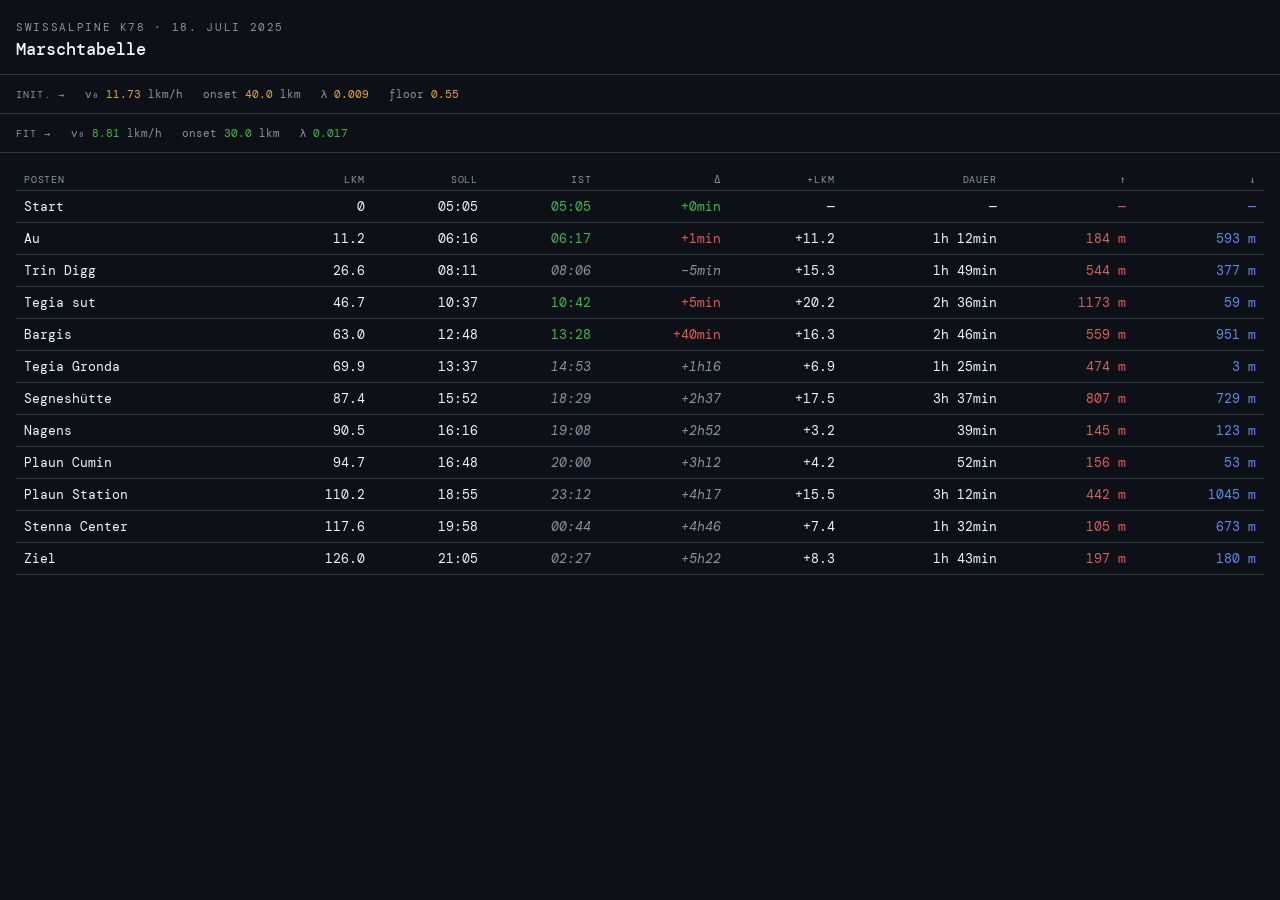
<file: old/old_index.html>
<!DOCTYPE html>
<html lang="de">
<head>
  <meta charset="UTF-8">
  <meta name="viewport" content="width=device-width, initial-scale=1.0">
  <title>Swissalpine K78 · Marschtabelle</title>
  <link href="https://fonts.googleapis.com/css2?family=DM+Mono:wght@300;400;500&display=swap" rel="stylesheet">
  <style>
    *, *::before, *::after { box-sizing: border-box; margin: 0; padding: 0; }
    :root {
      --bg:      #0D1117;
      --surface: #161B22;
      --border:  #30363D;
      --accent:  #E8A838;
      --text:    #F0F6FC;
      --muted:   #8B949E;
      --ok:      #3FB950;
      --late:    #e05c5c;
      --mono:    'DM Mono', monospace;
    }
    body { background: var(--bg); color: var(--text); font-family: var(--mono); font-size: 13px; padding: 0 0 40px; }

    header { padding: 20px 16px 14px; border-bottom: 1px solid var(--border); }
    header h1 { font-size: 11px; font-weight: 400; letter-spacing: 0.15em; text-transform: uppercase; color: var(--muted); }
    header p  { font-size: 17px; font-weight: 500; margin-top: 4px; }

    .params { padding: 12px 16px; border-bottom: 1px solid var(--border); display: flex; flex-wrap: wrap; gap: 6px 20px; }
    .param { font-size: 11px; color: var(--muted); }
    .param span { color: var(--accent); }

    .fit-bar {
      padding: 10px 16px;
      border-bottom: 1px solid var(--border);
      font-size: 11px;
      color: var(--muted);
      min-height: 36px;
    }
    .fit-bar span { color: var(--ok); }
    .fit-bar.error { color: var(--late); }

    .table-wrap { overflow-x: auto; padding: 0 16px; margin-top: 16px; }
    table { width: 100%; border-collapse: collapse; }
    th {
      text-align: right; font-size: 10px; font-weight: 400;
      letter-spacing: 0.08em; text-transform: uppercase;
      color: var(--muted); padding: 4px 8px;
      border-bottom: 1px solid var(--border); white-space: nowrap;
    }
    th:first-child { text-align: left; }
    td {
      padding: 7px 8px; border-bottom: 1px solid var(--border);
      text-align: right; white-space: nowrap; color: var(--text);
    }
    td:first-child { text-align: left; }

    tr.is-start  td { color: var(--muted); }
    tr.is-input  td { color: var(--accent); }
    tr.is-key    td { color: var(--ok); font-weight: 500; }

    .ist-cell.measured  { color: var(--ok); }
    .ist-cell.projected { color: var(--muted); font-style: italic; }
    .delta-cell.ahead   { color: var(--ok); }
    .delta-cell.behind  { color: var(--late); }
    .delta-cell.projected  { color: var(--muted); font-style: italic; }

    .up   { color: #e05c5c; }
    .down { color: #5b8dee; }

    .reload-btn {
      float: right; background: none; border: 1px solid var(--border);
      border-radius: 4px; color: var(--muted); font-family: var(--mono);
      font-size: 10px; padding: 2px 8px; cursor: pointer; margin-top: -2px;
    }
    .reload-btn:hover { border-color: var(--muted); color: var(--text); }
  </style>
</head>
<body>

<header>
  <h1>Swissalpine K78 · 18. Juli 2025</h1>
  <p>Marschtabelle</p>
</header>

<div class="params" id="fitParamsBarInitial">
  <div class="param" style="color:var(--muted);font-size:10px;letter-spacing:.1em;text-transform:uppercase;align-self:center">init. →</div>
  <div class="param">v₀ <span id="pV0">?</span> lkm/h</div>
  <div class="param">onset <span id="pOnset">?</span> lkm</div>
  <div class="param">λ <span id="pLambda">?</span></div>
  <div class="param">floor <span  id="pFloor">?</span></div>
</div>

<div class="params" id="fitParamsBarAdjusted" style="display:none">
  <div class="param" style="color:var(--muted);font-size:10px;letter-spacing:.1em;text-transform:uppercase;align-self:center">fit →</div>
  <div class="param">v₀ <span id="fpV0" style="color:var(--ok)"></span> lkm/h</div>
  <div class="param">onset <span id="fpOnset" style="color:var(--ok)"></span> lkm</div>
  <div class="param">λ <span id="fpLambda" style="color:var(--ok)"></span></div>
</div>

<div class="table-wrap">
  <table>
    <thead>
      <tr>
        <th>Posten</th>
        <th>lkm</th>
        <th>Soll</th>
        <th>Ist</th>
        <th>Δ</th>
        <th>+lkm</th>
        <th>Dauer</th>
        <th>↑</th>
        <th>↓</th>
      </tr>
    </thead>
    <tbody id="tbody"></tbody>
  </table>
</div>

<script>

// ── Model params ────────────────────────────────────────────────────────────
const V_BASE   = 3.258*3.6;
const ONSET    = 40;
const LAMBDA   = 0.0090;
const FLOOR    = 0.55;

const ROUTE = [
	{id: 'start',        name: 'Start',             lkm: 0.00,   asc: 0,    desc: 0,    soll: 0,   ist:-1, estimate:-1, state:0},
	{id: 'au',           name: 'Au',                lkm: 11.24,  asc: 184,  desc: 593,  soll: 71,  ist:-1, estimate:-1, state:0},
	{id: 'trindigg',     name: 'Trin Digg',         lkm: 26.56,  asc: 728,  desc: 970,  soll: 186, ist:-1, estimate:-1, state:0},
	{id: 'tegiasut',     name: 'Tegia sut',         lkm: 46.72,  asc: 1901, desc: 1029, soll: 332, ist:-1, estimate:-1, state:0},
	{id: 'bargis',       name: 'Bargis',            lkm: 62.99,  asc: 2460, desc: 1980, soll: 463, ist:-1, estimate:-1, state:0},
	{id: 'tegiagronda',  name: 'Tegia Gronda',      lkm: 69.88,  asc: 2934, desc: 1983, soll: 512, ist:-1, estimate:-1, state:0},
	{id: 'segneshütte',  name: 'Segneshütte',       lkm: 87.39,  asc: 3741, desc: 2712, soll: 647, ist:-1, estimate:-1, state:0},
	{id: 'nagens',       name: 'Nagens',            lkm: 90.54,  asc: 3886, desc: 2835, soll: 671, ist:-1, estimate:-1, state:0},
	{id: 'plauncumin',   name: 'Plaun Cumin',       lkm: 94.73,  asc: 4042, desc: 2888, soll: 703, ist:-1, estimate:-1, state:0},
	{id: 'plaunstation', name: 'Plaun Station',     lkm: 110.20, asc: 4484, desc: 3933, soll: 830, ist:-1, estimate:-1, state:0},
	{id: 'stennacenter', name: 'Stenna Center',     lkm: 117.64, asc: 4589, desc: 4606, soll: 893, ist:-1, estimate:-1, state:0},
	{id: 'ziel',         name: 'Ziel',              lkm: 125.96, asc: 4786, desc: 4786, soll: 960, ist:-1, estimate:-1, state:0},
];


IST = {
  "start": "5:05",
  "au": "6:17",
  "tegiasut":"10:42",
 // "trindigg":"7:31",
 // 'tegiasut':"9:38",
  'bargis': '13:28',
 // "gronda":"12:22",
 // "segnes":"15:10"
}

// ── Helpers ─────────────────────────────────────────────────────────────────
function fatigue(lkm) {
  return Math.max(FLOOR, Math.exp(-LAMBDA * Math.max(0, lkm - ONSET)));
}
function fatigueMid(a, b) {
  return (fatigue(a) + fatigue(b)) / 2;
}
function toMin(hhmm) {
  if (!hhmm || hhmm === '?') return null;
  const [h, m] = hhmm.split(':').map(Number);
  return h * 60 + m;
}
function toHHMM(min) {
  if (min == null) return '—';
  const h = Math.floor(min / 60) % 24;
  const m = Math.round(min % 60);
  return String(h).padStart(2,'0') + ':' + String(m).padStart(2,'0');
}
function durStr(min) {
  if (!min || min <= 0) return '—';
  const h = Math.floor(min / 60), m = Math.round(min % 60);
  return h > 0 ? `${h}h ${m}min` : `${m}min`;
}
function deltaStr(d) {
  if (d == null) return { text: '—', cls: '' };
  const sign = d >= 0 ? '+' : '−';
  const abs = Math.abs(Math.round(d));
  const h = Math.floor(abs / 60), m = abs % 60;
  const text = h > 0 ? `${sign}${h}h${m}` : `${sign}${m}min`;
  return { text, cls: d <= 0 ? 'ahead' : 'behind' };
}

// ── Predict relative minutes via numerical integration ───────────────────────
function predictRelMin(lkm, vb, onset, lambda) {
  if (lkm <= 0) return 0;
  const N = Math.ceil(lkm * 10);
  const dl = lkm / N;
  let t = 0;
  for (let i = 0; i < N; i++) {
    const l = (i + 0.5) * dl;
    t += dl / (vb * Math.max(FLOOR, Math.exp(-lambda * Math.max(0, l - onset))));
  }
  return t * 60;
}

// ── Nelder-Mead simplex optimizer ────────────────────────────────────────────
function nelderMead(f, x0, maxIter = 2000, tol = 1e-8) {
  const n = x0.length;
  let s = [x0.slice()];
  for (let i = 0; i < n; i++) {
    const v = x0.slice(); v[i] = v[i] !== 0 ? v[i] * 1.1 : 0.025; s.push(v);
  }
  let fv = s.map(f);
  for (let iter = 0; iter < maxIter; iter++) {
    const ord = [...Array(n + 1).keys()].sort((a, b) => fv[a] - fv[b]);
    s = ord.map(i => s[i]); fv = ord.map(i => fv[i]);
    if (fv[n] - fv[0] < tol) break;
    const c = Array(n).fill(0);
    for (let i = 0; i < n; i++) for (let j = 0; j < n; j++) c[j] += s[i][j] / n;
    const xr = c.map((ci, j) => 2 * ci - s[n][j]); const fr = f(xr);
    if (fr < fv[0]) {
      const xe = c.map((ci, j) => 3 * ci - 2 * s[n][j]); const fe = f(xe);
      [s[n], fv[n]] = fe < fr ? [xe, fe] : [xr, fr];
    } else if (fr < fv[n - 1]) {
      [s[n], fv[n]] = [xr, fr];
    } else {
      const xc = c.map((ci, j) => 0.5 * (ci + s[n][j])); const fc = f(xc);
      if (fc < fv[n]) { [s[n], fv[n]] = [xc, fc]; }
      else { for (let i = 1; i <= n; i++) { s[i] = s[0].map((v, j) => 0.5 * (v + s[i][j])); fv[i] = f(s[i]); } }
    }
  }
  return s[0];
}

// ── Fit v_base, onset, lambda to measured CPs ────────────────────────────────
function fitParams() {
  function cost([vb, onset, lambda]) {
    if (vb < 8 || vb > 12) return 1e12;
    if (onset < 30 || onset > 90) return 1e12;
    if (lambda < 0.001 || lambda > 0.05) return 1e12;    
    
    let s = 0;
    for (const cp of ROUTE) {
      if (cp.state !== 1 || cp.lkm === 0) continue;
      const d = predictRelMin(cp.lkm, vb, onset, lambda) - cp.ist;
      s += d * d;
    }
    return s;
  }
  const [vb, onset, lambda] = nelderMead(cost, [V_BASE, ONSET, LAMBDA]);
  return { vBase: vb, onset, lambda };
}

// ── Build table ──────────────────────────────────────────────────────────────
function buildTable(istRaw, start) {
  lastMeasured = null
  measured_count = 0
  if (istRaw) {
    for (const [k, v] of Object.entries(istRaw)) {
      const id = matchId(k);
      cp = ROUTE.find(cp => cp.id === id)
      cp.ist = v
      cp.state = 1
      lastMeasured = cp
      measured_count++
    }
  }  

  if (measured_count < 4){
      // Before Bargis, just use the deltas
      last = null
      for (const cp of ROUTE) {
        if (cp.state === 0){
          delta = cp.soll - last.soll
          cp.ist = last.ist + delta
        }

        last = cp
      }
  } else{
      // start fitting after Bargis
      np = fitParams()

      // update fitParamsBar, set it visible
      document.getElementById('fpV0').textContent     = np.vBase.toFixed(2);
      document.getElementById('fpOnset').textContent  = np.onset.toFixed(1);
      document.getElementById('fpLambda').textContent = np.lambda.toFixed(3);
      document.getElementById('fitParamsBarAdjusted').style.display = '';

      // predict
      for (const cp of ROUTE) {
        if (cp.state === 0) cp.ist = predictRelMin(cp.lkm, np.vBase, np.onset, np.lambda);
      }
  }

  // Build rows
  const tbody = document.getElementById('tbody');
  tbody.innerHTML = '';


  for (let i = 0; i < ROUTE.length; i++) {
    const cp = ROUTE[i];
    const prev = i > 0 ? ROUTE[i-1] : null;

    const segLkm  = prev ? cp.lkm - prev.lkm : null;
    const segAsc  = prev ? cp.asc  - prev.asc  : null;
    const segDesc = prev ? cp.desc - prev.desc : null;
    const segDur  = prev ? cp.ist - prev.ist : null;

    const isMeasured = cp.state === 1
    
    const delta2 = cp.ist - cp.soll;
    const { text: dText, cls: dCls } = deltaStr(delta2);


    const tr = document.createElement('tr');

    tr.innerHTML = `
      <td>${cp.name}</td>
      <td>${cp.lkm > 0 ? cp.lkm.toFixed(1) : '0'}</td>
      <td>${toHHMM(cp.soll + start)}</td>
      <td class="ist-cell ${isMeasured ? 'measured' : 'projected'}">${toHHMM(cp.ist + start)}</td>
      <td class="delta-cell ${isMeasured ? dCls : 'projected' }">${dText}</td>
      <td>${segLkm  != null ? '+' + segLkm.toFixed(1) : '—'}</td>
      <td>${durStr(segDur)}</td>
      <td class="up">${segAsc  != null ? Math.round(segAsc)  + ' m' : '—'}</td>
      <td class="down">${segDesc != null ? Math.round(segDesc) + ' m' : '—'}</td>
  `;
    tbody.appendChild(tr);
  }
}

// ── Fetch ist.txt ────────────────────────────────────────────────────────────
const IST_URL = 'https://raw.githubusercontent.com/MicCalo/swissalpine/main/ist.txt';

async function loadIst() {
  try {
    let start = 300
    ist = {}
    if (false){
      const r = await fetch(IST_URL + '?t=' + Date.now());
      if (!r.ok) { buildTable(null); return; }
      const text = await r.text();
      ist = parseIstTxt(text)
    }else{
      start = null
      for (const [key, value] of Object.entries(IST)) {
        min = toMin(value)
        if (!start) start = min;
        min -= start
        ist[key] = min
      }
    }

    buildTable(ist, start);
  } catch(e) {
    buildTable(null);
    document.getElementById('fitParamsBarInitial').textContent = 'Fehler beim Laden von ist.txt.';
    document.getElementById('fitParamsBarInitial').classList.add('error');
  }
}

// ── Parse ist.txt ────────────────────────────────────────────────────────────
function parseIstTxt(text) {
  const result = {};
  for (const line of text.split('\n')) {
    const m = line.trim().match(/^(\w+)\s*=\s*(\S+)/);
    if (!m) continue;
    const val = m[2] === '?' ? null : m[2];
    result[m[1].toLowerCase()] = val;
  }
  return result;
}

// Map ist.txt keys to ROUTE ids (flexible matching)
function matchId(key) {
  const map = {
    start: 'start',
    au: 'au',
    trindigg: 'trindigg', trin_digg: 'trindigg',trin: 'trindigg',
    tegiasut: 'tegiasut', tegia_sut: 'tegiasut',
    bargis:   'bargis',
    tegiagrond: 'tegiagronda', tegiagronda: 'tegiagronda', gronda: 'tegiagronda',
    segnes: 'segneshütte', segneshütte: 'segneshütte',
    nagens: 'nagens',
    cumin: 'cumin', plauncumin: 'cumin',
    station: 'station', plaunstation: 'station',
    stenna: 'stenna', stennacenter: 'stenna',
    ziel: 'ziel',
  };
  return map[key.replace(/[-_\s]/g,'').toLowerCase()] || null;
}


  document.getElementById('pV0').textContent     = V_BASE.toFixed(2);
  document.getElementById('pOnset').textContent  = ONSET.toFixed(1);
  document.getElementById('pLambda').textContent = LAMBDA.toFixed(3);
  document.getElementById('pFloor').textContent = FLOOR.toFixed(2);


loadIst();
</script>
</body>
</html>
</file>
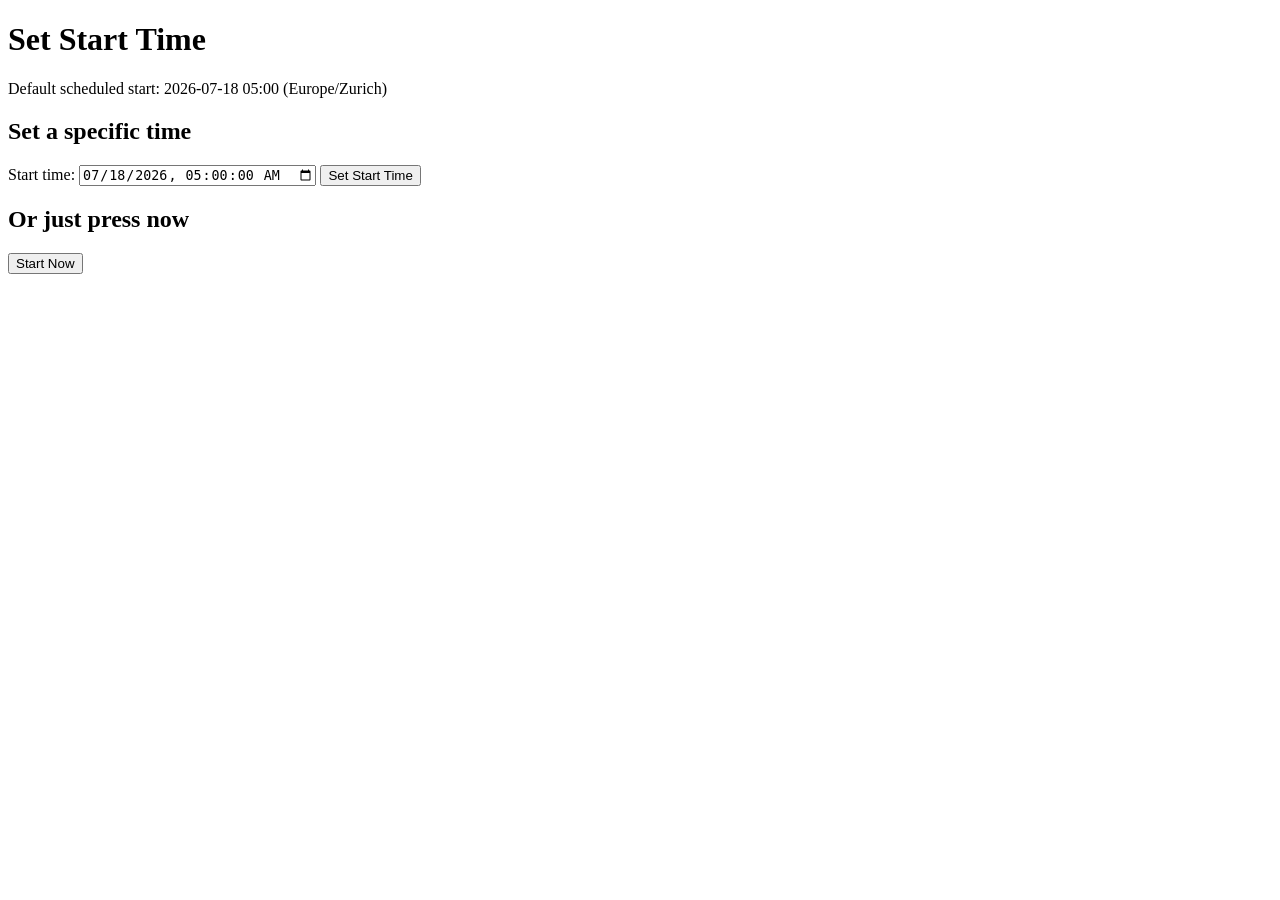
<file: static/start_override.html>
<!DOCTYPE html>
<html lang="en">
<head>
<meta charset="UTF-8">
<title>Swissalpine - Set Start Time</title>
</head>
<body>

<h1>Set Start Time</h1>

<p>Default scheduled start: 2026-07-18 05:00 (Europe/Zurich)</p>

<h2>Set a specific time</h2>
<form id="manualForm">
  <label for="startTime">Start time:</label>
  <input type="datetime-local" id="startTime" name="startTime" step="1" value="2026-07-18T05:00:00">
  <button type="submit">Set Start Time</button>
</form>

<h2>Or just press now</h2>
<button id="nowButton">Start Now</button>

<p id="status"></p>

<script>
const ENDPOINT = "/start_override"; // adjust to your actual backend URL, e.g. "https://your-domain/api/start"
const statusEl = document.getElementById("status");

function postStartTime(d) { 
  const off = -d.getTimezoneOffset();
  const sign = off >= 0 ? '+' : '-';
  const pad = n => String(Math.floor(Math.abs(n))).padStart(2,'0');
  const isoString = `${d.toLocaleDateString('sv')}T${d.toLocaleTimeString('sv')}${sign}${pad(off/60)}:${pad(off%60)}`;

  statusEl.textContent = "Sending...";
  fetch(ENDPOINT, {
    method: "POST",
    headers: { "Content-Type": "application/json" },
    body: JSON.stringify({ start_time_str: isoString })
  })
    .then(res => {
      if (!res.ok) throw new Error("HTTP " + res.status);
      return res.json().catch(() => ({}));
    })
    .then(() => {
      statusEl.textContent = "Start time set to: " + isoString;
    })
    .catch(err => {
      statusEl.textContent = "Error: " + err.message;
    });
}

document.getElementById("manualForm").addEventListener("submit", function (e) {
  e.preventDefault();
  const value = document.getElementById("startTime").value; // e.g. "2026-07-18T05:00:00"
  if (!value) {
    statusEl.textContent = "Please pick a time.";
    return;
  }
  // Treat input as local time (Europe/Zurich on the device), convert to ISO with offset
  
  postStartTime(new Date(value));
});

document.getElementById("nowButton").addEventListener("click", function () {
  // "Start Now"
  postStartTime(new Date);
});
</script>

</body>
</html>
</file>
